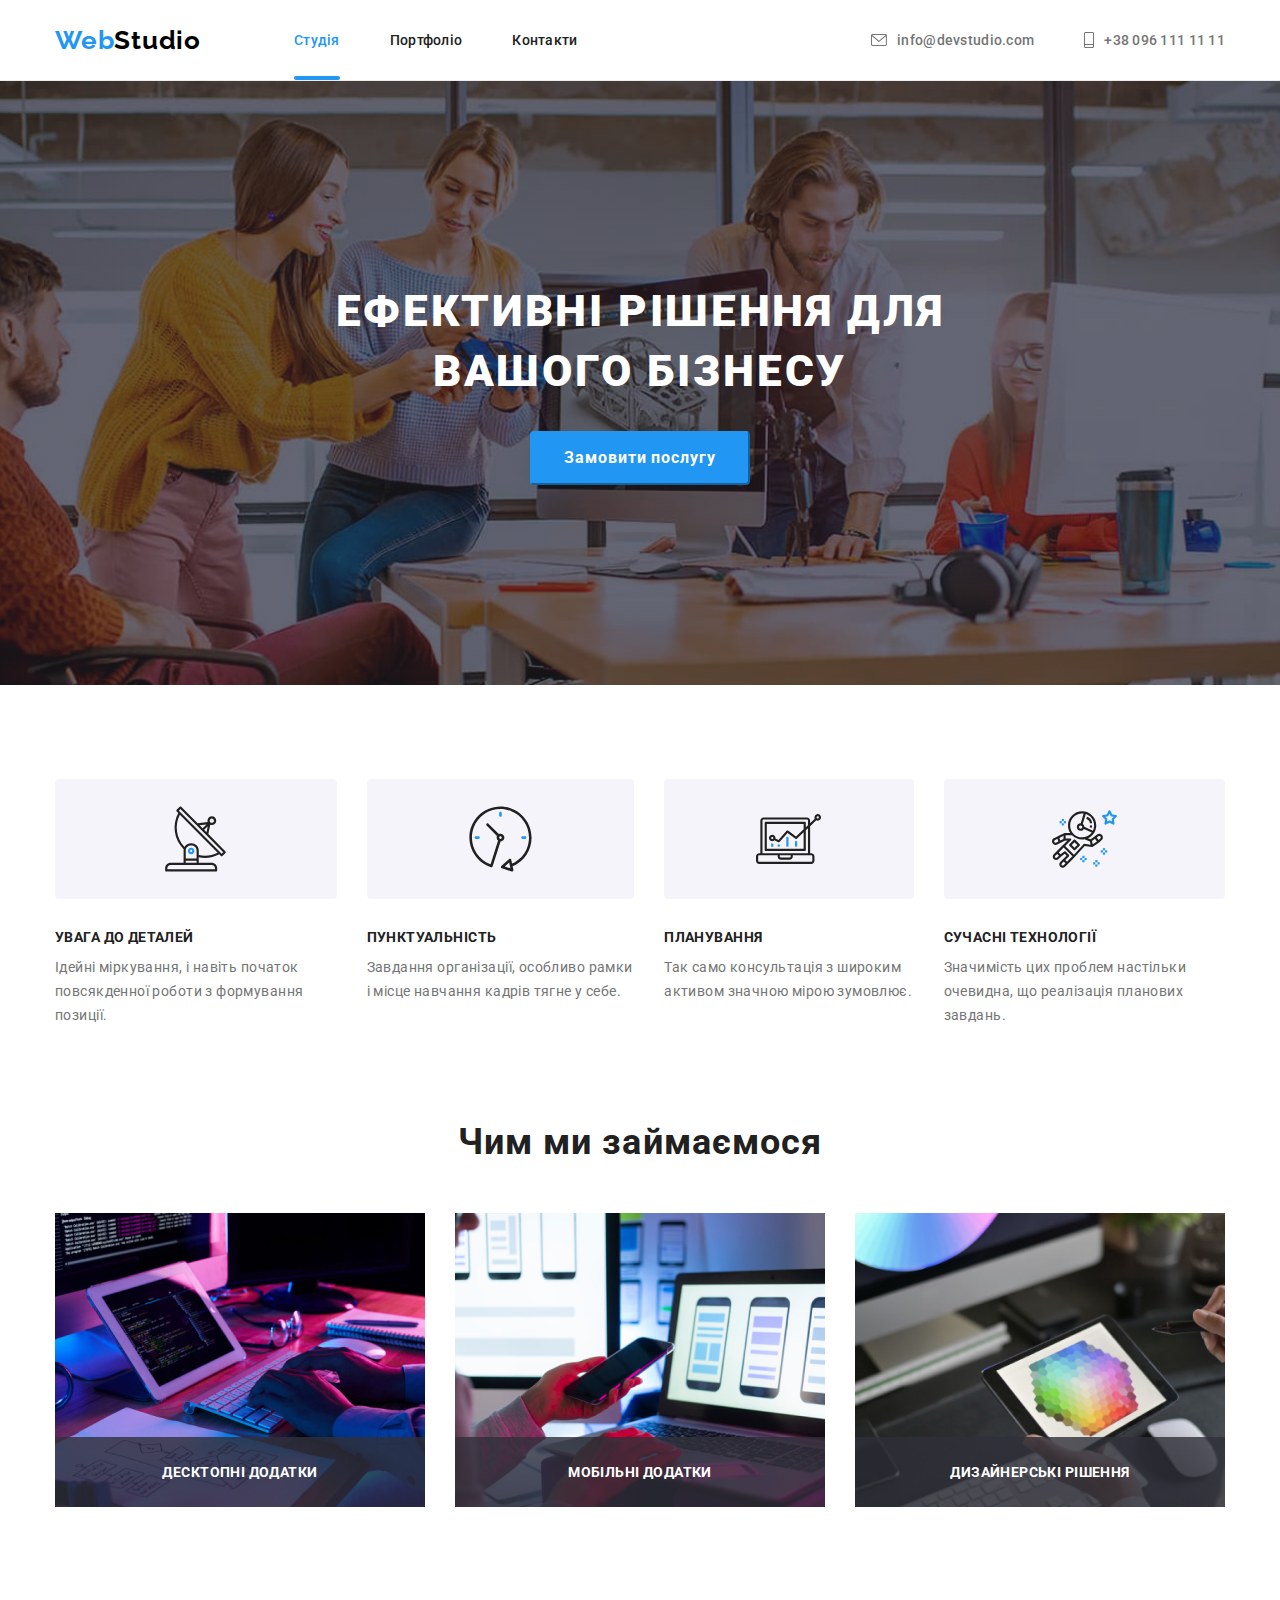
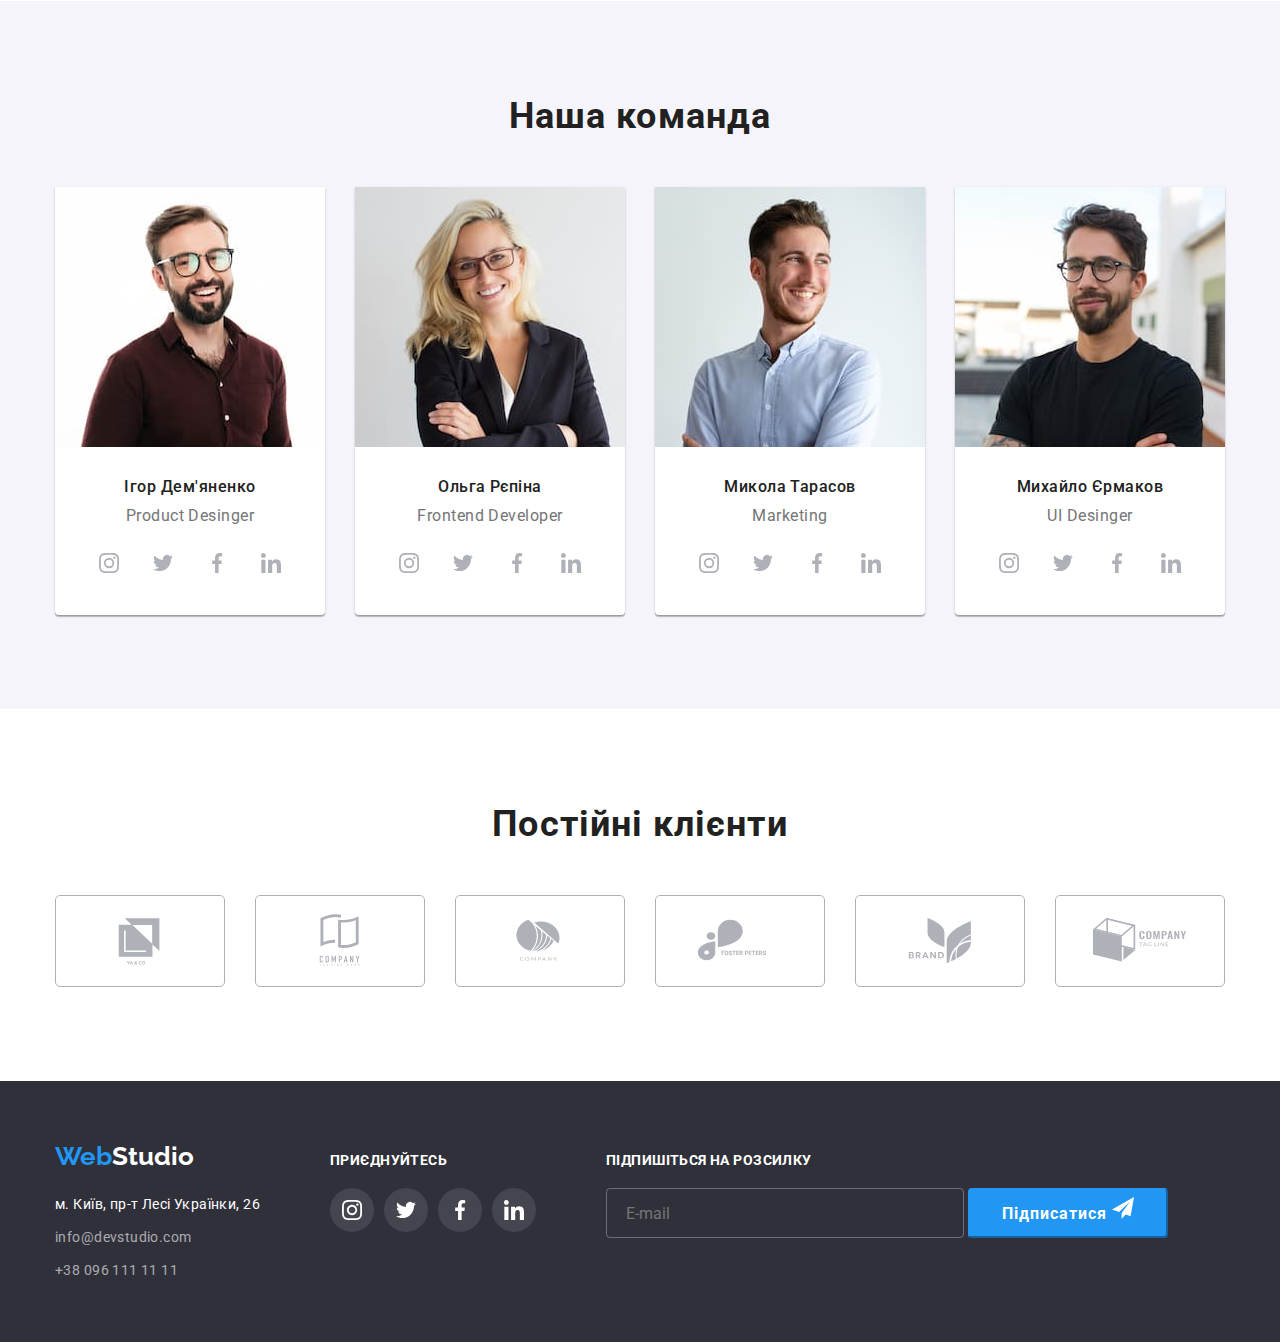
<file: index.html>
<!DOCTYPE html>
<html lang="uk">
  <head>
    <meta charset="UTF-8" />
    <meta http-equiv="X-UA-Compatible" content="IE=edge" />
    <meta name="viewport" content="width=device-width, initial-scale=1.0" />
    <title>WebStudio</title>
    <link
      rel="stylesheet"
      href="https://cdnjs.cloudflare.com/ajax/libs/modern-normalize/1.1.0/modern-normalize.min.css"
    />
    <link rel="stylesheet" href="./css/styles.css" />
    <link rel="preconnect" href="https://fonts.googleapis.com" />
    <link rel="preconnect" href="https://fonts.gstatic.com" crossorigin />
    <link rel="preconnect" href="https://fonts.googleapis.com" />
    <link rel="preconnect" href="https://fonts.gstatic.com" crossorigin />
    <link
      href="https://fonts.googleapis.com/css2?family=Raleway:wght@700&display=swap"
      rel="stylesheet"
    />
    <link
      href="https://fonts.googleapis.com/css2?family=Roboto:wght@400;500;700;900&display=swap"
      rel="stylesheet"
    />
  </head>
  <body class="body-idx">
    <header class="header">
      <div class="container header-container">
        <nav class="flex-content">
          <!--Header-->
          <a href="./index.html" lang="en" class="webstudio">
            <span style="color: #2196f3">Web</span
            ><span style="color: black">Studio</span>
          </a>
          <ul class="header-menu">
            <li >
              <a href="./index.html"  class="current"> Студія </a>
            </li>
            <li >
              <a href="./portfolio.html" class="navigation"> Портфоліо </a>
            </li>

            <li>
              <a href="#" class="navigation"> Контакти </a>
            </li>
          </ul>
        </nav>
        <ul class="header-address">
          <li >
            <a href="meilto:info@devstudio.com" class="navigation-address-mail">               
              <svg class="icon-nav-mail" width="16" height="12">
                <use href="./images/icons.svg#icon-envelope">
                </use>
              </svg>info@devstudio.com</a>
          </li>
          <li >
            <a href="tel:+380961111111" class="navigation-address-phone"
              > <svg class="icon-nav-phone" width="10" height="16">
                <use href="./images/icons.svg#icon-Vector">
                </use>
              </svg>
              +38 096 111 11 11</a
            >
          </li>
        </ul>
      </div>
    </header>

    <main>
      <!--Main-->

      <section class="section-main">
        <div class="container">
          <h1 class="hero-title">ЕФЕКТИВНІ РІШЕННЯ ДЛЯ ВАШОГО БІЗНЕСУ</h1>
          <button type="button" class="button" data-modal-open>Замовити послугу</button>
        </div>
      </section>

      <section class="section-flex">
        <div class="container">
          <h2 style="display: none">Переваги</h2>
          <ul class="main-menu">
            <li>
              <div class="advances-link" > 
                <svg class="advances-item" width="65px" height="70px" >
                <use href="./images/icons.svg#icon-antenna-1">
                </use>
              </svg>
            </div> 
              <h3 class="section-title">УВАГА ДО ДЕТАЛЕЙ</h3>
              <p class="section-text">
                Ідейні міркування, і навіть початок повсякденної роботи з
                формування позиції.
              </p>
            </li>

            <li>
              <div class="advances-link" > 
                <svg class="advances-item" width="65px" height="70px" >
                <use href="./images/icons.svg#icon-clock-1">
                </use>
              </svg>
            </div> 
              <h3 class="section-title">ПУНКТУАЛЬНІСТЬ</h3>
              <p class="section-text">
                Завдання організації, особливо рамки і місце навчання кадрів
                тягне у себе.
              </p>
            </li>

            <li>
              <div class="advances-link" > 
                <svg class="advances-item" width="65px" height="70px" >
                <use href="./images/icons.svg#icon-diagram-1">
                </use>
              </svg>
            </div> 
              <h3 class="section-title">ПЛАНУВАННЯ</h3>
              <p class="section-text">
                Так само консультація з широким активом значною мірою зумовлює.
              </p>
            </li>
            <li>
              <div class="advances-link" > 
                <svg class="advances-item" width="65px" height="70px" >
                <use href="./images/icons.svg#icon-astronaut-1">
                </use>
              </svg>
            </div> 
              <h3 class="section-title">СУЧАСНІ ТЕХНОЛОГІЇ</h3>
              <p class="section-text">
                Значимість цих проблем настільки очевидна, що реалізація
                планових завдань.
              </p>
            </li>
          </ul>
        </div>
      </section>
      <section class="section-content">
        <div class="container">
          <h2 class="section-content-title">Чим ми займаємося</h2>
          <ul class="flex-images">
            <li style="position: relative;">
              <img src="./images/planshet.jpg" alt="Photo" />
              
              <p class="content-info-title">
                Десктопні Додатки
              </p>
           
            </li>

            <li style="position: relative;">
              <img src="./images/book.jpg" alt="Photo" />
              
                <p class="content-info-title">
                  Мобільні додатки
                </p>
             
            </li>

            <li style="position: relative;">
              <img src="./images/planshet2.jpg" alt="Photo" /> 
             
                <p class="content-info-title">
                  Дизайнерські РІШЕННЯ
                </p>
            </li>
          </ul>
        </div>
      </section>
      <section class="section">
        <div class="container">
          <!--OurTeam-->

          <h2 class="section-team-title">Наша команда</h2>
          <ul class="team-menu">
            <li class="box-card">
              <img src="./images/igor.jpg" alt="Photo" />
              <h3 class="card-name">Ігор Дем'яненко</h3>
              <p class="work-name">Product Desinger</p>
              <ul class="box-icon-list">
                <li class="boxcard-icon-team">
                  <a href="" class="boxcard-link" >
                <svg class="boxcard-icon" width="20" height="20">
                  <use href="./images/icons.svg#icon-instagram">
                  </use>
                </svg>
              </a>
                </li>
               
              <li class="boxcard-icon-team">
                <a href="" class="boxcard-link">
                <svg class="boxcard-icon" width="20" height="20">
                  <use href="./images/icons.svg#icon-twitter"></use>
                </svg>
              </a>
            </li>
            <li class="boxcard-icon-team">
  
              <a href="" class="boxcard-link">
                <svg class="boxcard-icon" width="20" height="20">
                  <use href="./images/icons.svg#icon-facebook"></use>
                </svg>
              </a>
            </li>
            <li class="boxcard-icon-team">
  
              <a href="" class="boxcard-link">
                <svg class="boxcard-icon" width="20" height="20">
                  <use href="./images/icons.svg#icon-linkedin"></use>
                </svg>
              </a>
            </li>
          </ul>
            </li>
            

            <li class="box-card">
              <img src="./images/olga.jpg" alt="Photo" />
              <h3 class="card-name">Ольга Рєпіна</h3>
              <p class="work-name">Frontend Developer</p>
              <ul class="box-icon-list">
                <li class="boxcard-icon-team">
                  <a href="" class="boxcard-link" >
                <svg class="boxcard-icon" width="20" height="20">
                  <use href="./images/icons.svg#icon-instagram">
                  </use>
                </svg>
              </a>
                </li>
               
              <li class="boxcard-icon-team">
                <a href="" class="boxcard-link">
                <svg class="boxcard-icon" width="20" height="20">
                  <use href="./images/icons.svg#icon-twitter"></use>
                </svg>
              </a>
            </li>
            <li class="boxcard-icon-team">
  
              <a href="" class="boxcard-link">
                <svg class="boxcard-icon" width="20" height="20">
                  <use href="./images/icons.svg#icon-facebook"></use>
                </svg>
              </a>
            </li>
            <li class="boxcard-icon-team">
  
              <a href="" class="boxcard-link">
                <svg class="boxcard-icon" width="20" height="20">
                  <use href="./images/icons.svg#icon-linkedin"></use>
                </svg>
              </a>
            </li>
          </ul>
            </li>

            <li class="box-card">
              <img src="./images/mikola.jpg" alt="Photo" />
              <h3 class="card-name">Микола Тарасов</h3>
              <p class="work-name">Marketing</p>
              <ul class="box-icon-list">
                <li class="boxcard-icon-team">
                  <a href="" class="boxcard-link" >
                <svg class="boxcard-icon" width="20" height="20">
                  <use href="./images/icons.svg#icon-instagram">
                  </use>
                </svg>
              </a>
                </li>
               
              <li class="boxcard-icon-team">
                <a href="" class="boxcard-link">
                <svg class="boxcard-icon" width="20" height="20">
                  <use href="./images/icons.svg#icon-twitter"></use>
                </svg>
              </a>
            </li>
            <li class="boxcard-icon-team">
  
              <a href="" class="boxcard-link">
                <svg class="boxcard-icon" width="20" height="20">
                  <use href="./images/icons.svg#icon-facebook"></use>
                </svg>
              </a>
            </li>
            <li class="boxcard-icon-team">
  
              <a href="" class="boxcard-link">
                <svg class="boxcard-icon" width="20" height="20">
                  <use href="./images/icons.svg#icon-linkedin"></use>
                </svg>
              </a>
            </li>
          </ul>
            </li>
            <li class="box-card">
              <img src="./images/misha.jpg" alt="Photo" />
              <h3 class="card-name">Михайло Єрмаков</h3>
              <p class="work-name">UI Desinger</p>
            <ul class="box-icon-list">
              <li class="boxcard-icon-team">
                <a href="" class="boxcard-link" >
              <svg class="boxcard-icon" width="20" height="20">
                <use href="./images/icons.svg#icon-instagram">
                </use>
              </svg>
            </a>
              </li>
             
            <li class="boxcard-icon-team">
              <a href="" class="boxcard-link">
              <svg class="boxcard-icon" width="20" height="20">
                <use href="./images/icons.svg#icon-twitter"></use>
              </svg>
            </a>
          </li>
          <li class="boxcard-icon-team">

            <a href="" class="boxcard-link">
              <svg class="boxcard-icon" width="20" height="20">
                <use href="./images/icons.svg#icon-facebook"></use>
              </svg>
            </a>
          </li>
          <li class="boxcard-icon-team">

            <a href="" class="boxcard-link">
              <svg class="boxcard-icon" width="20" height="20">
                <use href="./images/icons.svg#icon-linkedin"></use>
              </svg>
            </a>
          </li>
        </ul>
            </li>
          
          </ul>
        </div>
      </section>
      <section class="section-logo">
        <div class="container" >
          <h3 class="clients-title"> Постійні клієнти</h3>
          <ul class="clients-list">
            <li class="clients-item">
              <a class="clients-link" href="" > 
              <svg class="clients-logo" width="106px" height="60px" >
              <use href="./images/icons.svg#icon-Logo1">
              </use>
            </svg>
          </a> 
          </li>
            <li class="clients-item">
              <a class="clients-link" href=""> 
              <svg class="clients-logo" width="106px" height="60px" >
              <use href="./images/icons.svg#icon-Logo2">
              </use>
            </svg></a> </li>
            <li class="clients-item"><a class="clients-link" href="">
              <svg class="clients-logo" width="106px" height="60px" >
              <use href="./images/icons.svg#icon-logo3">
              </use>
            </svg> </a> </li>
            <li class="clients-item"><a class="clients-link" href="">
              <svg class="clients-logo" width="106px" height="60px" >
              <use href="./images/icons.svg#icon-Logo4">
              </use>
            </svg></a> </li>
            <li class="clients-item"><a class="clients-link" href=""> 
              <svg class="clients-logo" width="106px" height="60px" >
              <use href="./images/icons.svg#icon-logo5">
              </use>
            </svg></a> </li>
            <li class="clients-item"><a class="clients-link" href="">
              <svg class="clients-logo" width="106px" height="60px" >
              <use href="./images/icons.svg#icon-logo6">
              </use>
            </svg> </a> </li>
          </ul>
        </div>
      </section>
    </main>
    <footer class="footer">
      <div class="container footer-box">
        <div>
        <a href="./index.html" lang="en" class="webstudio-footer">
          <span style="color: #2196f3">Web</span
          ><span style="color: #ffffff">Studio</span>
        </a>
        <address>
          <ul class="container-footer-address">
            <li class="footer-li">
              <a href="м.Київ,пр-тЛесіУкраїнки,26">
                <span class="address-footer"
                  >м. Київ, пр-т Лесі Українки, 26</span
                >
              </a>
            </li>
            <li class="footer-li">
              <a href="meilto:info@devstudio.com">
                <span class="footer-address">info@devstudio.com</span>
              </a>
            </li>
            <li class="footer-li">
              <a href="tel:+380961111111">
                <span class="footer-address">+38 096 111 11 11</span>
              </a>
            </li>
          </ul>
      
        </div>
        <div class="container-net">
          <p class="net-title">Приєднуйтесь</p>
          <ul class="net-list">
            <li class="net-item">
              <a href="" class="net-link">
                <svg class="net-icon" width="20" height="20">
                  <use href="./images/icons.svg#icon-instagram-f"></use>
                </svg>
              </a>
            </li>
            <li class="net-item">
              <a href="" class="net-link">
                <svg class="net-icon" width="20" height="20"> 
                  <use href="./images/icons.svg#icon-twitter"></use>
                </svg>
              </a>
            </li>
            <li class="net-item">
              <a href="" class="net-link">
                <svg class="net-icon" width="20" height="20">
                  <use href="./images/icons.svg#icon-facebook"></use>
                </svg>
              </a>
            </li>
            <li class="net-item">
              <a href="" class="net-link">
                <svg class="net-icon" width="20" height="20">
                  <use href="./images/icons.svg#icon-linkedin"></use></svg>
                </a>
            </li>
          </ul>
        </div>

        <div class="footer-mailbox">
        <h2 class="mailbox-title">Підпишіться на розсилку</h2>
        <label class="mailbox-label">
          <input class="mailbox-input" type="email" name="email" placeholder=" E-mail"/>
        </label>
        <button class="mailbox-button" type="submit">
          Підписатися
          <svg class="mailbox-icon" width="22px" height="22px" >
            <use href="./images/icons.svg#icon-icon-send">
            </use>
          </svg>
        </button>
       
        </div>
      </div>
      
        
    </address>
    </footer>
     <div class="backdrop is-hidden" data-modal>
      <div class="modal">
        <button class="modal-close-button" type="button" data-modal-close> 
          <svg  width="11px" height="11px" >
          <use href="./images/icons.svg#icon-close-modul">
          </use>
        </svg>
      </button>
        <h2 class="title-modal">
          Залиште свої дані, ми вам передзвонимо
        </h2>
        <form name="contact-form">
          <label class="form-label" for="person-name">Ім'я</label>
          <div class="form-control">
            <input 

            class="form-input" 
            id="person-name" 
            type="text" 
            name="person-name"/>

            <svg class="form-icon"  width="18px" height="18px" >
              <use href="./images/icons.svg#icon-person">
              </use>
            </svg>
          </div>
          <label class="form-label" for="person-phone">Телефон</label>
          <div class="form-control">
            <input 
            
            class="form-input" 
            id="person-phone" 
            type="tel" 
            name="person-phone"/>

               <svg class="form-icon"  width="18px" height="18px" >
              <use href="./images/icons.svg#icon-phone">
              </use>
            </svg>
          </div>
          <label class="form-label" for="person-email">
            Пошта
          </label>
          <div class="form-control">
            <input 

            class="form-input" 
            id="person-email" 
            type="email" 
            name="person-email"/>

            <svg class="form-icon"  width="18px" height="18px" >
              <use href="./images/icons.svg#icon-email">
              </use>
            </svg>
          </div>

          <label class="form-label" for="person-comment">
            Коментар
          </label>
            <textarea 
            class="form-textarea" 
            id="person-comment" 
            name="person-comment"
            placeholder="Введіть коментар">
          </textarea>
          
            <input
             class="checkbox-input visually-hidden" 
             id="terms-checkbox" 
             type="checkbox" 
             name="terms-checkbox"
             />
             <label class="checkbox-label " for="terms-checkbox" >
            Погоджуюся з розсилкою та приймаю  
            <a href="#" style="text-decoration:underline">Умови договору</a>

            

        </label>
        <button class="modal-button" type="sumbit">Відправити</button> 
        </form>
      </div>
     </div>
      <script src="./modal/modal.js"></script>

  </body>
</html>
</file>
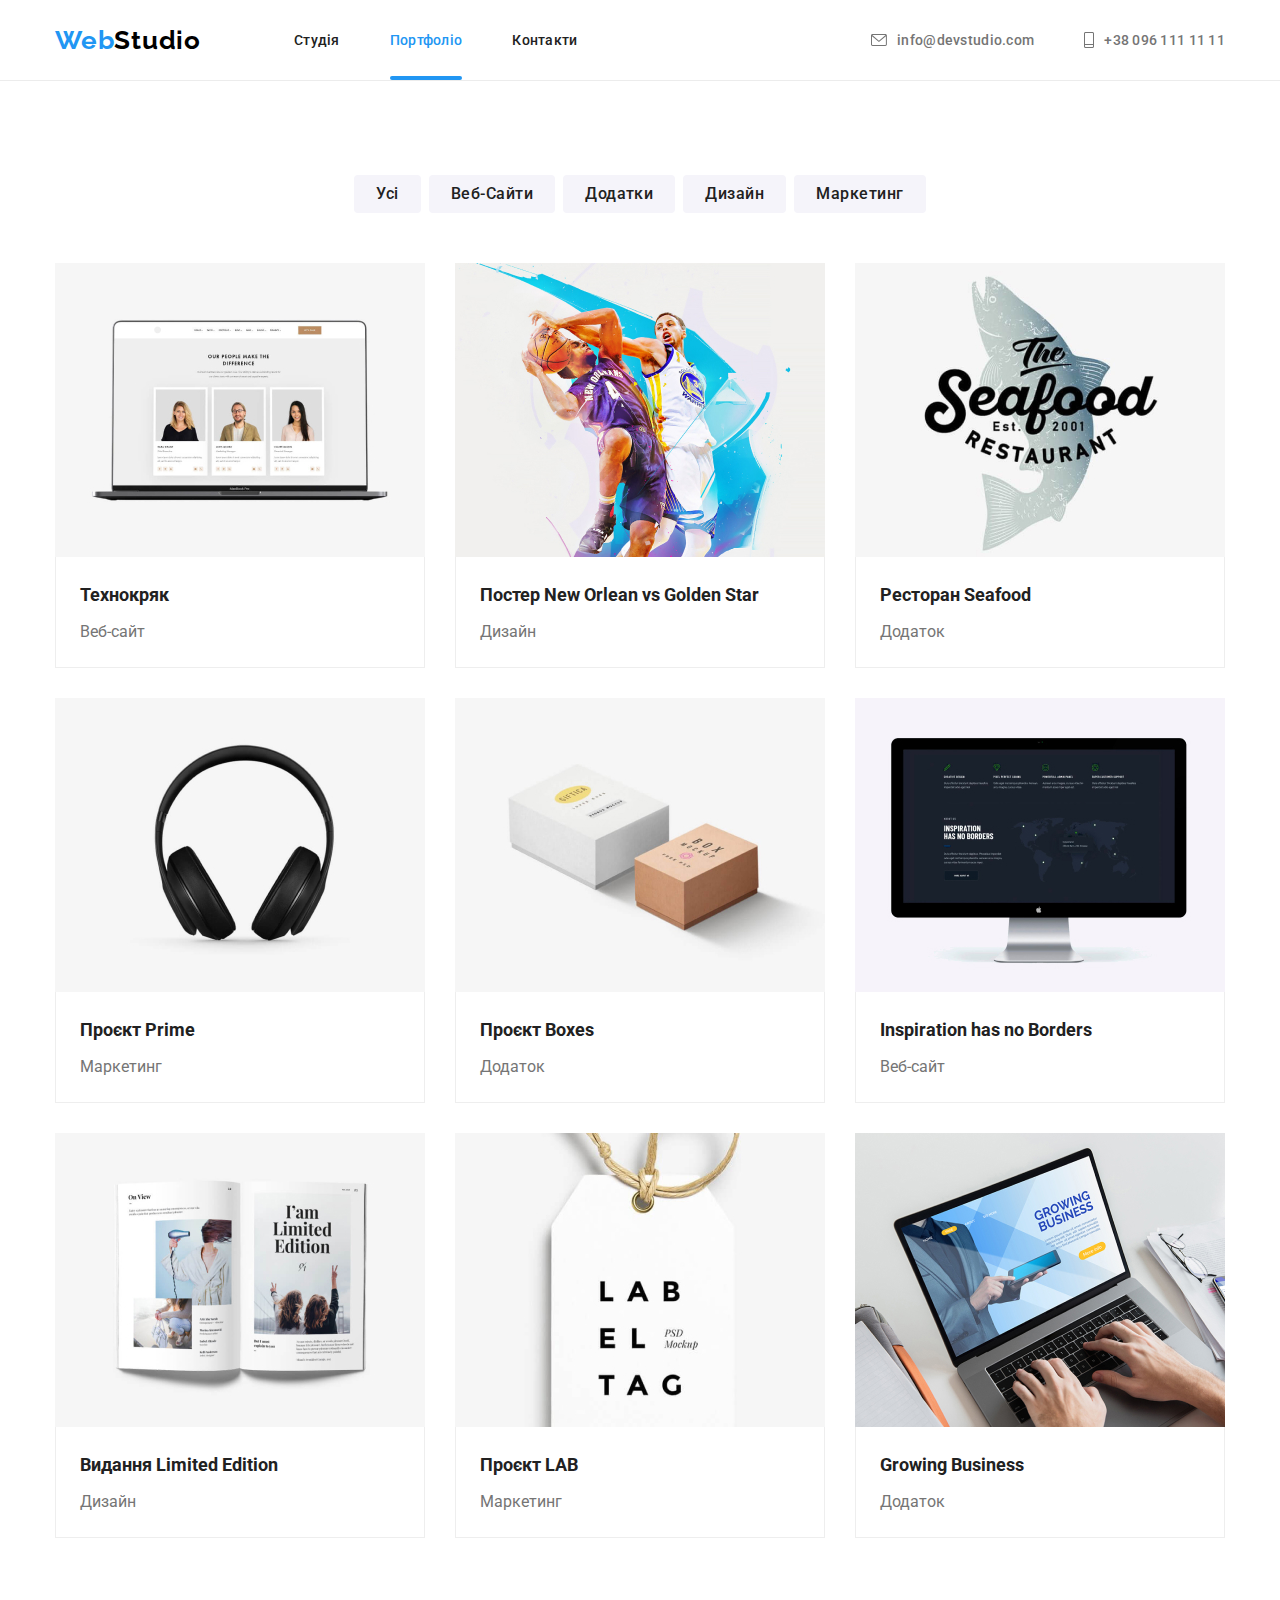
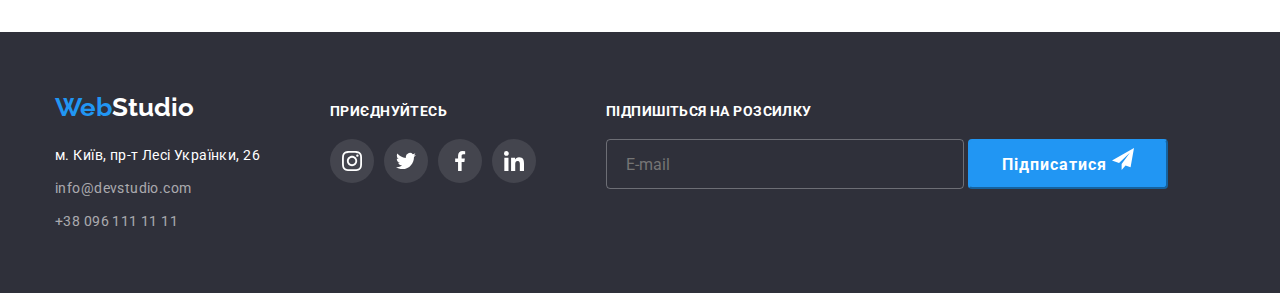
<file: portfolio.html>
<!DOCTYPE html>
<html lang="uk">

<head>
  <meta charset="UTF-8" />
  <meta http-equiv="X-UA-Compatible" content="IE=edge" />
  <meta name="viewport" content="width=device-width, initial-scale=1.0" />
  <title>WebStudio</title>
  <link rel="stylesheet"
    href="https://cdnjs.cloudflare.com/ajax/libs/modern-normalize/1.1.0/modern-normalize.min.css" />
  <link rel="stylesheet" href="./css/styles.css" />
  <link rel="preconnect" href="https://fonts.googleapis.com" />
  <link rel="preconnect" href="https://fonts.gstatic.com" crossorigin />
  <link rel="preconnect" href="https://fonts.googleapis.com" />
  <link rel="preconnect" href="https://fonts.gstatic.com" crossorigin />
  <link href="https://fonts.googleapis.com/css2?family=Raleway:wght@700&display=swap" rel="stylesheet" />
  <link href="https://fonts.googleapis.com/css2?family=Roboto:wght@400;500;700;900&display=swap" rel="stylesheet" />
</head>

<body class="hero-portfolio">
  <header class="header">
    <div class="container header-container">
      <nav class="flex-content">
        <!--Header-->
        <a href="./index.html" lang="en" class="webstudio">
          <span style="color: #2196f3">Web</span
          ><span style="color: black">Studio</span>
        </a>
        <ul class="header-menu">
          <li>
            <a href="./index.html" class="navigation"> Студія </a>
          </li>
          <li>
            <a href="./portfolio.html" class="current"> Портфоліо </a>
          </li>

          <li>
            <a href="./index.html" class="navigation"> Контакти </a>
          </li>
        </ul>
      </nav>
      <ul class="header-address">
        <li >
          <a href="meilto:info@devstudio.com" class="navigation-address-mail">               
            <svg class="icon-nav-mail" width="16" height="12">
              <use href="./images/icons.svg#icon-envelope">
              </use>
            </svg>info@devstudio.com</a>
        </li>
        <li >
          <a href="tel:+380961111111" class="navigation-address-phone"
            > <svg class="icon-nav-phone" width="10" height="16">
              <use href="./images/icons.svg#icon-Vector">
              </use>
            </svg>
            +38 096 111 11 11</a
          >
        </li>
      </ul>
    </div>
  </header>


  
  <main class="main-portfolio">
    <section class="section-portfolio">
      <div class="container">
        <h1 style="display: none">Портфоліо</h1>
        <!--NaviGation-->
        <ul class="flex-nav-menu">
          <li>
            <button type="button" class="button-portfolio">Усі</button>
          </li>
          <li>
            <button type="button" class="button-portfolio">Веб-Сайти</button>
          </li>
          <li>
            <button type="button" class="button-portfolio">Додатки</button>
          </li>
          <li>
            <button type="button" class="button-portfolio">Дизайн</button>
          </li>
          <li>
            <button type="button" class="button-portfolio">Маркетинг</button>
          </li>
        </ul>

        <!--mainConten-->
        <ul class="element-menu">
          <li>
            <a href="#"  class="element-img">
              <img src="./images/P1.jpg" alt="Notebook" />
              <div class="div-img">
                <h4 class="main-title-portfolio">Технокряк</h4>
                <p class="main-p-portfolio">Веб-сайт</p>
                <div class="element-img-title">
                  <p class="element-img-p">
                    Ресурс пропонує комплексні пропозиції з різним рівнем функціоналу та сервісів. 
                    Все це дозволить відвідувачу отримати вичерпні відомості про компанію чи приватну особу.
                  </p>
                  </div>
              </div>
             
            </a>
            
          </li>
          <li><a href="#" class="element-img">
              <img src="./images/p2.jpg" alt="basketball" />
              <div class="div-img">
                <h4 class="main-title-portfolio"> Постер New Orlean vs Golden Star
                </h4>
                <p class="main-p-portfolio">Дизайн</p>
                <div class="element-img-title">
                  <p class="element-img-p">
                    Ресурс пропонує комплексні пропозиції з різним рівнем функціоналу та сервісів. 
                    Все це дозволить відвідувачу отримати вичерпні відомості про компанію чи приватну особу.
                  </p>
                  </div>
              </div>
            </a>
          </li>
          <li ><a href="#" class="element-img">
              <img src="./images/p3.jpg" alt="Fish" />
              <div class="div-img">
                <h4 class="main-title-portfolio">Ресторан Seafood</h4>
                <p class="main-p-portfolio">Додаток</p>
                <div class="element-img-title">
                  <p class="element-img-p">
                    Ресурс пропонує комплексні пропозиції з різним рівнем функціоналу та сервісів. 
                    Все це дозволить відвідувачу отримати вичерпні відомості про компанію чи приватну особу.
                  </p>
                  </div>
              </div>
            </a>
          </li>
          <li ><a href="#" class="element-img">
              <img src="./images/p4.jpg" alt="headphones" />
              <div class="div-img">
                <h4 class="main-title-portfolio">Проєкт Prime</h4>
                <p class="main-p-portfolio">Маркетинг</p>
                <div class="element-img-title">
                  <p class="element-img-p">
                    Ресурс пропонує комплексні пропозиції з різним рівнем функціоналу та сервісів. 
                    Все це дозволить відвідувачу отримати вичерпні відомості про компанію чи приватну особу.
                  </p>
                  </div>
              </div>
            </a>

          </li>
          <li ><a href="#" class="element-img">
              <img src="./images/p5.jpg" alt="boxes" />
              <div class="div-img">
                <h4 class="main-title-portfolio">Проєкт Boxes</h4>
                <p class="main-p-portfolio">Додаток</p>
                <div class="element-img-title">
                  <p class="element-img-p">
                    Ресурс пропонує комплексні пропозиції з різним рівнем функціоналу та сервісів. 
                    Все це дозволить відвідувачу отримати вичерпні відомості про компанію чи приватну особу.
                  </p>
                  </div>
              </div>
            </a>
          </li>
          <li ><a href="#" class="element-img">
              <img src="./images/p6.jpg" alt="monitor" />
              <div class="div-img">
                <h4 class="main-title-portfolio">Inspiration has no Borders</h4>
                <p class="main-p-portfolio">Веб-сайт</p>
                                <div class="element-img-title">
                  <p class="element-img-p">
                    Ресурс пропонує комплексні пропозиції з різним рівнем функціоналу та сервісів. 
                    Все це дозволить відвідувачу отримати вичерпні відомості про компанію чи приватну особу.
                  </p>
                  </div>
              </div>
            </a>
          </li>
          <li ><a href="#" class="element-img">
              <img src="./images/p7.jpg" alt="book" />
              <div class="div-img">
                <h4 class="main-title-portfolio">Видання Limited Edition</h4>
                <p class="main-p-portfolio">Дизайн</p>
                                <div class="element-img-title">
                  <p class="element-img-p">
                    Ресурс пропонує комплексні пропозиції з різним рівнем функціоналу та сервісів. 
                    Все це дозволить відвідувачу отримати вичерпні відомості про компанію чи приватну особу.
                  </p>
                  </div>
              </div>
            </a>
          </li>
          <li ><a href="#" class="element-img">
              <img src="./images/p8.jpg" alt="lab" />
              <div class="div-img">
                <h4 class="main-title-portfolio">Проєкт LAB</h4>
                <p class="main-p-portfolio">Маркетинг</p>
                                <div class="element-img-title">
                  <p class="element-img-p">
                    Ресурс пропонує комплексні пропозиції з різним рівнем функціоналу та сервісів. 
                    Все це дозволить відвідувачу отримати вичерпні відомості про компанію чи приватну особу.
                  </p>
                  </div>
              </div>
            </a>
          </li>
          <li ><a href="#" class="element-img">
              <img src="./images/p9.jpg" alt="Notebook2" />
              <div class="div-img">
                <h4 class="main-title-portfolio">Growing Business</h4>
                <p class="main-p-portfolio">Додаток</p>
                                <div class="element-img-title">
                  <p class="element-img-p">
                    Ресурс пропонує комплексні пропозиції з різним рівнем функціоналу та сервісів. 
                    Все це дозволить відвідувачу отримати вичерпні відомості про компанію чи приватну особу.
                  </p>
                  </div>
              </div>
            </a>
          </li>
        </ul>
      </div>
    </section>
  </main>

  <footer class="footer">
    <div class="container footer-box">
      <div>
        <a href="./index.html" lang="en" class="webstudio-footer">
          <span style="color: #2196f3">Web</span><span style="color: #ffffff">Studio</span>
        </a>
        <address>
          <ul class="container-footer-address">
            <li class="footer-li">
              <a href="м.Київ,пр-тЛесіУкраїнки,26">
                <span class="address-footer">м. Київ, пр-т Лесі Українки, 26</span>
              </a>
            </li>
            <li class="footer-li">
              <a href="meilto:info@devstudio.com">
                <span class="footer-address">info@devstudio.com</span>
              </a>
            </li>
            <li class="footer-li">
              <a href="tel:+380961111111">
                <span class="footer-address">+38 096 111 11 11</span>
              </a>
            </li>
          </ul>

      </div>
      <div class="container-net">
        <p class="net-title">Приєднуйтесь</p>
        <ul class="net-list">
          <li class="net-item">
            <a href="" class="net-link">
              <svg class="net-icon" width="20" height="20">
                <use href="./images/icons.svg#icon-instagram-f"></use>
              </svg>
            </a>
          </li>
          <li class="net-item">
            <a href="" class="net-link">
              <svg class="net-icon" width="20" height="20">
                <use href="./images/icons.svg#icon-twitter"></use>
              </svg>
            </a>
          </li>
          <li class="net-item">
            <a href="" class="net-link">
              <svg class="net-icon" width="20" height="20">
                <use href="./images/icons.svg#icon-facebook"></use>
              </svg>
            </a>
          </li>
          <li class="net-item">
            <a href="" class="net-link">
              <svg class="net-icon" width="20" height="20">
                <use href="./images/icons.svg#icon-linkedin"></use>
              </svg>
            </a>
          </li>
        </ul>
      </div>
      <div class="footer-mailbox">
        <h2 class="mailbox-title">Підпишіться на розсилку</h2>
        <label class="mailbox-label">
          <input class="mailbox-input" type="email" name="email" placeholder=" E-mail"/>
        </label>
        <button class="mailbox-button" type="submit">
          Підписатися
          <svg class="mailbox-icon" width="22px" height="22px" >
            <use href="./images/icons.svg#icon-icon-send">
            </use>
          </svg>
        </button>
        </div>
    </div>

  

    </address>
  </footer>
</body>

</html>
</file>
<file: css/styles.css>
* {
  list-style-type: none;
}

* {
  text-decoration: none;
}

* {
  margin: 0;
  padding: 0;
}

h1 {
  margin: 0;
}

h2 {
  margin: 0;
}

h3 {
  margin: 0;
}

h4 {
  margin: 0;
}

ul {
  margin: 0;
}

p {
  margin: 0;
}

.body-idx {
  width: 100%;
  max-width: 1600px;
  background-color: #ffffff;
  font-family: "Roboto";
  font-style: normal;
}

.header {
  position: relative;
  border-bottom: 1px solid #ececec;
}

.container {
  width: 100%;
  max-width: 1200px;
  margin: 0 auto;
  padding: 0 15px;
}

.header-container {
  display: flex;
  align-items: center;
}

.flex-content {
  display: flex;
  align-items: center;
  gap: 93px;
}

.webstudio {
  font-family: "Raleway";
  font-style: normal;
  font-weight: 700;
  font-size: 26px;
  line-height: 31px;
  letter-spacing: 0.03em;
}

.header-menu {
  display: flex;
  gap: 50px;
}

.navigation {
  position: relative;
  display: block;
  font-family: inherit;
  font-style: normal;
  font-weight: 500;
  font-size: 14px;
  line-height: 16px;
  letter-spacing: 0.02em;
  text-decoration: none;
  color: #212121;
  padding: 32px 0;
  transition: color 250ms;
  transition-timing-function: cubic-bezier(0.4, 0, 0.2, 1);
}

.navigation::after {
  position: absolute;
  display: block;
  opacity: 0;
  width: 100%;
  height: 4px;
  background-color: #2196f3;
  margin-top: 28px;
  border-radius: 2px;
  transition: opacity 250ms;
  transition-timing-function: cubic-bezier(0.4, 0, 0.2, 1);
  content: "";
}

.current {
  position: relative;
  display: block;
  font-family: inherit;
  font-style: normal;
  font-weight: 500;
  font-size: 14px;
  line-height: 16px;
  letter-spacing: 0.02em;
  text-decoration: none;
  color: #2196f3;
  padding: 32px 0;
  transition: color 250ms;
  transition-timing-function: cubic-bezier(0.4, 0, 0.2, 1);
}

.current::after {
  position: absolute;
  display: block;
  opacity: 1;
  width: 100%;
  height: 4px;
  background-color: #2196f3;
  margin-top: 28px;
  border-radius: 2px;
  transition: opacity 250ms;
  transition-timing-function: cubic-bezier(0.4, 0, 0.2, 1);
  content: "";
}

.current:hover {
  color: #2196f3;
}

.navigation:hover {
  color: #2196f3;
}

.header-address {
  display: flex;
  align-items: center;
  justify-content: center;
  gap: 50px;
  margin-left: auto;
}

.icon-nav-mail {
  margin-right: 10px;
}

.icon-nav-phone {
  margin-right: 10px;
}

.navigation-address-phone {
  font-style: normal;
  font-weight: 500;
  font-size: 14px;
  line-height: 16px;
  letter-spacing: 0.02em;
  fill: #757575;
  color: #757575;
  padding: 32px 0;
  display: flex;
  align-items: center;
  transition: color 250ms;
  transition-timing-function: cubic-bezier(0.4, 0, 0.2, 1);
}

.navigation-address-phone:hover {
  color: #2196f3;
  fill: #2196f3;
}

.navigation-address-mail {
  font-style: normal;
  font-weight: 500;
  font-size: 14px;
  line-height: 16px;
  letter-spacing: 0.02em;
  fill: #757575;
  color: #757575;
  padding: 32px 0;
  display: flex;
  align-items: center;
  transition: color 250ms, fill 250ms;
  transition-timing-function: cubic-bezier(0.4, 0, 0.2, 1);
}

.navigation-address-mail:hover {
  color: #2196f3;
  fill: #2196f3;
}

.section-main {
  margin: 0 auto;
  padding: 200px 0;
  background-image: linear-gradient(#2f303a66, #2f303a66),
    url(../images/Img.jpg);
  background-repeat: no-repeat;
  background-position: center;
  background-size: cover;
}

.section-flex {
  padding-top: 94px;
  padding-bottom: 0;
  margin-bottom: 0;
  margin: 0 auto;
}

.hero-title {
  width: 696px;
  font-style: normal;
  font-weight: 900;
  font-size: 44px;
  line-height: 60px;
  text-align: center;
  letter-spacing: 0.06em;
  color: #ffffff;
  margin: 0 auto 30px;
}

.button {
  display: block;
  align-items: center;
  text-align: center;
  font-weight: 700;
  font-size: 16px;
  line-height: 30px;
  padding: 10px 32px;
  margin: 0 auto;
  letter-spacing: 0.06em;
  color: #ffffff;
  background-color: #2196f3;
  border-radius: 4px;
  border-color: #2196f3;
  transition: color 250ms, border-color 250ms, background-color 250ms;
  transition-timing-function: cubic-bezier(0.4, 0, 0.2, 1);
  cursor: pointer;
}

.button:hover {
  box-shadow: 0px 4px 4px rgba(0, 0, 0, 0.15);
  border-color: #ffffff;
}

.main-menu {
  display: flex;
  gap: 30px;
  text-align: start;
  flex-grow: 1;
}

.advances-link {
  margin-bottom: 30px;
  width: 100%;
  height: 120px;
  border: 1px solid #f5f4fa;
  border-radius: 4px;
  display: flex;
  align-items: center;
  justify-content: center;
  background-color: #f5f4fa;
}

.section-title {
  font-family: "Roboto";
  font-style: normal;
  font-weight: 700;
  font-size: 14px;
  line-height: 16px;
  letter-spacing: 0.03em;
  text-transform: uppercase;
  margin-bottom: 10px;
  color: #212121;
}

.section-text {
  font-weight: 400;
  font-size: 14px;
  line-height: 24px;

  letter-spacing: 0.03em;

  color: #757575;
}

.section-content {
  padding: 94px 0;
  margin: 0 auto;
  text-align: center;
}

.section-content-title {
  font-family: "Roboto";
  font-style: normal;
  font-weight: 700;
  font-size: 36px;
  line-height: 42px;
  letter-spacing: 0.03em;
  margin-bottom: 50px;
  color: #212121;
}

.flex-container-content {
  display: flex;
}

img {
  display: block;
  max-width: 100%;
  height: auto;
}

.flex-images {
  display: flex;
  align-items: flex-start;
  gap: 30px;
}

.content-info-title {
  position: absolute;
  bottom: 0;
  width: 100%;
  height: 70px;
  background-color: rgb(48, 48, 58, 0.8);
  display: flex;
  align-items: center;
  justify-content: center;
  font-weight: 700;
  font-size: 14px;
  line-height: 16px;
  text-align: center;
  letter-spacing: 0.03em;
  text-transform: uppercase;
  color: #ffffff;
}

.section {
  margin: 0 auto;
  background-color: #f5f4fa;
  padding: 94px 0;
}

.section-team-title {
  font-weight: 700;
  font-size: 36px;
  line-height: 42px;
  text-align: center;
  letter-spacing: 0.03em;
  margin-bottom: 50px;
  color: #212121;
}

.team-menu {
  display: flex;
  gap: 30px;
  text-align: center;
}

.box-card {
  background: #ffffff;
  box-shadow: 0px 1px 3px rgba(0, 0, 0, 0.12), 0px 1px 1px rgba(0, 0, 0, 0.14),
    0px 2px 1px rgba(0, 0, 0, 0.2);
  border-radius: 0px 0px 4px 4px;
}

.card-name {
  font-weight: 500;
  font-size: 16px;
  line-height: 19px;
  text-align: center;
  letter-spacing: 0.03em;
  color: #212121;
  padding-top: 30px;
  margin-bottom: 10px;
}

.work-name {
  font-weight: 400;
  font-size: 16px;
  line-height: 19px;
  text-align: center;
  letter-spacing: 0.03em;
  color: #757575;
  text-decoration: none;
  margin-bottom: 16px;
}

.box-icon-list {
  display: flex;
  justify-content: center;
  gap: 10px;
  padding-bottom: 30px;
}

.boxcard-link {
  width: 44px;
  height: 44px;
  display: flex;
  justify-content: center;
  align-items: center;
  border-radius: 50%;
  fill: #afb1b8;
  transition: fill 250ms, background-color 250ms;
  transition-timing-function: cubic-bezier(0.4, 0, 0.2, 1);
}

.boxcard-link:hover {
  fill: #ffffff;
  background-color: #2196f3;
}

.section-logo {
  padding: 94px 0;
}

.clients-title {
  margin-bottom: 50px;
  justify-content: center;
  align-items: center;
  display: flex;
  font-weight: 700;
  font-size: 36px;
  line-height: 42px;
  text-align: center;
  letter-spacing: 0.03em;
  color: #212121;
}

.clients-list {
  display: flex;
  gap: 30px;
}

.clients-item {
  width: 170px;
  height: 92px;
}

.clients-link {
  width: 100%;
  height: 92px;
  border: 1px solid #afb1b8;
  border-radius: 5px;
  display: flex;
  align-items: center;
  justify-content: center;
  transition: border-color 250ms;
  transition-timing-function: cubic-bezier(0.4, 0, 0.2, 1);
}

.clients-link:hover {
  border-color: #2196f3;
}

.clients-logo {
  align-items: center;
  justify-content: center;
  display: flex;
  fill: #afb1b8;
  transition: fill 250ms;
  transition-timing-function: cubic-bezier(0.4, 0, 0.2, 1);
}

.clients-logo:hover {
  fill: #2196f3;
}

.clients-link:hover .clients-logo {
  color: #2196f3;
  fill: #2196f3;
}

.footer {
  padding: 60px 0;
  background: #2f303a;
}

.webstudio-footer {
  font-family: "Raleway";
  font-style: normal;
  font-weight: 700;
  font-size: 26px;
  line-height: 31px;
  margin-top: 0;
  margin-bottom: 20px;
  display: inline-block;
}

.footer-li {
  margin-bottom: 9px;
}

.footer-li:last-child {
  margin-bottom: 0;
}

.address-footer {
  font-family: "Roboto";
  font-style: normal;
  font-weight: 400;
  font-size: 14px;
  line-height: 24px;
  letter-spacing: 0.03em;
  color: #ffffff;
  transition: color 250ms;
  transition-timing-function: cubic-bezier(0.4, 0, 0.2, 1);
}

.address-footer:hover {
  color: #2196f3;
}

.footer-address {
  font-family: "Roboto";
  font-style: normal;
  font-weight: 400;
  font-size: 14px;
  line-height: 24px;
  letter-spacing: 0.03em;
  color: rgba(255, 255, 255, 0.6);
  transition: color 250ms;
  transition-timing-function: cubic-bezier(0.4, 0, 0.2, 1);
}

.footer-address:hover {
  color: #2196f3;
}

.footer-box {
  display: flex;
  gap: 70px;
  align-items: baseline;
  text-align: start;
}

.net-title {
  margin-bottom: 20px;
  font-weight: 700;
  font-size: 14px;
  line-height: 16px;
  letter-spacing: 0.03em;
  text-transform: uppercase;
  font-family: "Roboto";
  font-style: normal;
  color: #ffffff;
  text-align: left;
}

.net-list {
  display: flex;
  justify-content: center;
  gap: 10px;
}

.net-link {
  width: 44px;
  height: 44px;
  display: flex;
  align-items: center;
  justify-content: center;
  background-color: rgba(255, 255, 255, 0.1);
  border-radius: 50%;
  transition: background-color 250ms;
  transition-timing-function: cubic-bezier(0.4, 0, 0.2, 1);
}

.net-link:hover {
  background-color: #2196f3;
}

.net-icon {
  width: 20px;
  height: 20px;
  fill: #ffffff;
}

.mailbox-title{
font-weight: 700;
font-size: 14px;
line-height: 16px;
letter-spacing: 0.03em;
text-transform: uppercase;
color: #FFFFFF;
}


.mailbox-input{
  width:358px ;
  height: 50px;
  margin-top: 20px ;
  padding: 15px;
  color: #ffffff;
  border: 1px solid rgba(255, 255, 255, 0.3);
  background: transparent;
  border-radius: 4px;
  cursor: pointer;
}


.mailbox-button{
  width: 200px;
  height: 50px;
  font-weight: 700;
  font-size: 16px;
  line-height: 30px;
  align-items: center;
  text-align: center;
  letter-spacing: 0.06em;
  color: #FFFFFF;
  background-color: #2196f3;
  border-color: #2196f3;
  border-radius: 4px;
  cursor: pointer;
}

.mailbox-icon{
  fill: #FFFFFF;
}











/*PORTFOLIO CSS*/

.section-portfolio {
  padding: 94px 0;
  width: 100%;
  max-width: 1600px;
  margin: 0 auto;
  background: #ffffff;
}

.container-portfolio {
  width: 100%;
  max-width: 1200px;
  margin: 0 auto;
  padding: 0 15px;
}

.hero-portfolio {
  width: 100%;
  max-width: 1600px;
  background-color: #ffffff;
  font-family: "Roboto";
  font-style: normal;
}

.container-portfolio {
  background-color: #ffffff;
}

.flex-nav-menu {
  display: flex;
  gap: 8px;
  justify-content: center;
  margin-bottom: 50px;
}

.button-portfolio {
  font-family: Roboto;
  font-size: 16px;
  font-weight: 500;
  line-height: 26px;
  letter-spacing: 0.03em;
  text-align: center;
  color: #212121;
  display: block;
  padding: 6px 22px 6px 22px;
  border-color: #f5f4fa;
  border-radius: 4px;
  background-color: #f5f4fa;
  border: 0;
  cursor: pointer;
  transition: background-color 250ms, color 250ms, box-shadow 250ms;
  transition-timing-function: cubic-bezier(0.4, 0, 0.2, 1);
}

.button-portfolio:hover,
.button-portfolio:focus {
  background-color: #2196f3;
  color: #ffffff;
  box-shadow: 0px 3px 1px 0px #0000001a;
}

.element-menu {
  display: flex;
  flex-wrap: wrap;
  gap: 30px;
}

.element-img {
  overflow: hidden;
  position: relative;
  display: block;
  transition: box-shadow 250ms;
  transition-timing-function: cubic-bezier(0.4, 0, 0.2, 1);
}

.element-img:hover {
  box-shadow: 1px 4px 6px 0px #00000029;
}

.div-img {
  padding: 20px 24px;
  border: 1px solid #eeeeee;
  border-top: none;
}

.main-title-portfolio {
  color: #212121;
  font-weight: 700;
  font-size: 18px;
  line-height: 36px;
  margin-bottom: 4px;
}

.main-p-portfolio {
  font-family: "Roboto";
  font-style: normal;
  font-weight: 400;
  font-size: 16px;
  line-height: 30px;
  color: #757575;
}

.element-img-title {
  position: absolute;
  top: 0;
  left: 0;
  width: 370px;
  height: 294px;
  color: #ffffff;
  opacity: 0;
  transform: translateY(100%);
  background-color: rgba(33, 150, 243, 0.9);
  transition: transform 250ms, opacity 250ms;
  transition-timing-function: cubic-bezier(0.4, 0, 0.2, 1);
}

.element-img:hover .element-img-title {
  opacity: 1;
  transform: translateY(0%);
}

.element-img-p {
  margin: 64px 32px;
  font-weight: 400;
  font-size: 18px;
  line-height: 28px;
  letter-spacing: 0.03em;
  color: #ffffff;
}






/*Modal Window*/
.backdrop {
  position: fixed;
  top: 0;
  left: 0;
  width: 100%;
  height: 100%;
  z-index: 1;
  background-color: rgba(0, 0, 0, 0.2);
  transition: opacity 250ms, visibility 250ms;
  transition-timing-function: cubic-bezier(0.4, 0, 0.2, 1);
}

.is-hidden {
  opacity: 0;
  visibility: hidden;
  pointer-events: none;
}

.modal {
  position: absolute;
  top: 50%;
  left: 50%;
  transform: translate(-50%, -50%);
  width: 528px;
  height: 581px;
  background-color: #ffffff;
}

.title-modal {
  font-weight: 700;
  font-size: 20px;
  line-height: 23px;
  text-align: center;
  letter-spacing: 0.03em;
  color: #212121;
  margin: 40px 40px auto 40px;
}

.modal-close-button {
  position: absolute;
  top: 17px;
  right: 17px;
  width: 30px;
  height: 30px;
  background-color: #ffffff;
  border: 1px solid rgba(0, 0, 0, 0.1);
  border-radius: 50%;
  cursor: pointer;
  fill: #000000;
  transition: fill 250ms;
  transition-timing-function: cubic-bezier(0.4, 0, 0.2, 1);
}

.modal-close-button:hover {
  fill: #2196f3;
}

.form-label {
  display: block;
  font-size: 12px;
  line-height: 14px;
  letter-spacing: 0.01em;
  color: #757575;
  margin-bottom: 8px;
  margin-top: 10px;
  margin-left: 40px;
}

.form-control {
  position: relative;
  width: 100%;
  max-width: 448px;
  height: 40px;
  margin: 0 auto;
}

.form-input {
  width: 100%;
  padding: 12px 12px 12px 32px;
  border: 1px solid rgba(33, 33, 33, 0.2);
  border-radius: 4px;
  outline: none;
  cursor: pointer;
}

.form-input:focus {
  border-color: #2196f3;
}

.form-icon {
  position: absolute;
  top: 12px;
  left: 12px;
  fill: currentColor;
}

.form-control:focus-within .form-icon {
  fill: #2196f3;
}

.form-textarea {
  width: 100%;
  max-width: 448px;
  height: 120px;
  padding: 12px;
  margin-left: 40px;
  margin-bottom: 20px;
  
  border: 1px solid rgba(33, 33, 33, 0.2);
  border-radius: 4px;
  cursor: pointer;
}



/*chekbox*/

.checkbox-input {
  appearance: none;
}

.checkbox-label {
  position: relative;
  padding-left: 28px;
  margin-left: 40px;
  cursor: pointer;
}

.checkbox-label::before {
  position: absolute;
  top: 0;
  left: 0;
  width: 16px;
  height: 15px;
  border: 1px solid #212121;
  border-radius: 2px;
  content: "";
}

.checkbox-label::after {
  position: absolute;
  top: 0;
  left: 0;
  width: 16px;
  height: 15px;
  border: 1px solid #212121;
  border-radius: 2px;
  background-image: url(../images/SVG/Vector.svg#icon-Vector-2);
  background-repeat: no-repeat;
  background-color: #2196f3;
  opacity: 0;
  content: "";
}

.checkbox-input:checked + .checkbox-label::after {
  opacity: 1;
  transition: opacity 250ms;
  transition-timing-function: cubic-bezier(0.4, 0, 0.2, 1);
}

.modal-button {
  display: block;
  align-items: center;
  text-align: center;
  width: 200px;
  height: 50px;
  margin: 30px auto 40px;
  text-align: center;
  color: #eeeeee;
  background-color: #2196f3;
  border: 1px solid #2196f3;
  border-radius: 4px;
  box-shadow: 0px 4px 4px rgba(0, 0, 0, 0.15);
  cursor: pointer;
}

.modal-button:hover{
  background-color: #188CE8;
  transition: background-color 250ms;
  transition-timing-function: cubic-bezier(0.4, 0, 0.2, 1);
}

.visually-hidden {
  position: absolute;
  white-space: nowrap;
  width: 1px;
  height: 1px;
  overflow: hidden;
  border: 0;
  padding: 0%;
  clip: rect(0 0 0 0);
  clip-path: inset(50%);
  margin: -1px;
}
</file>
